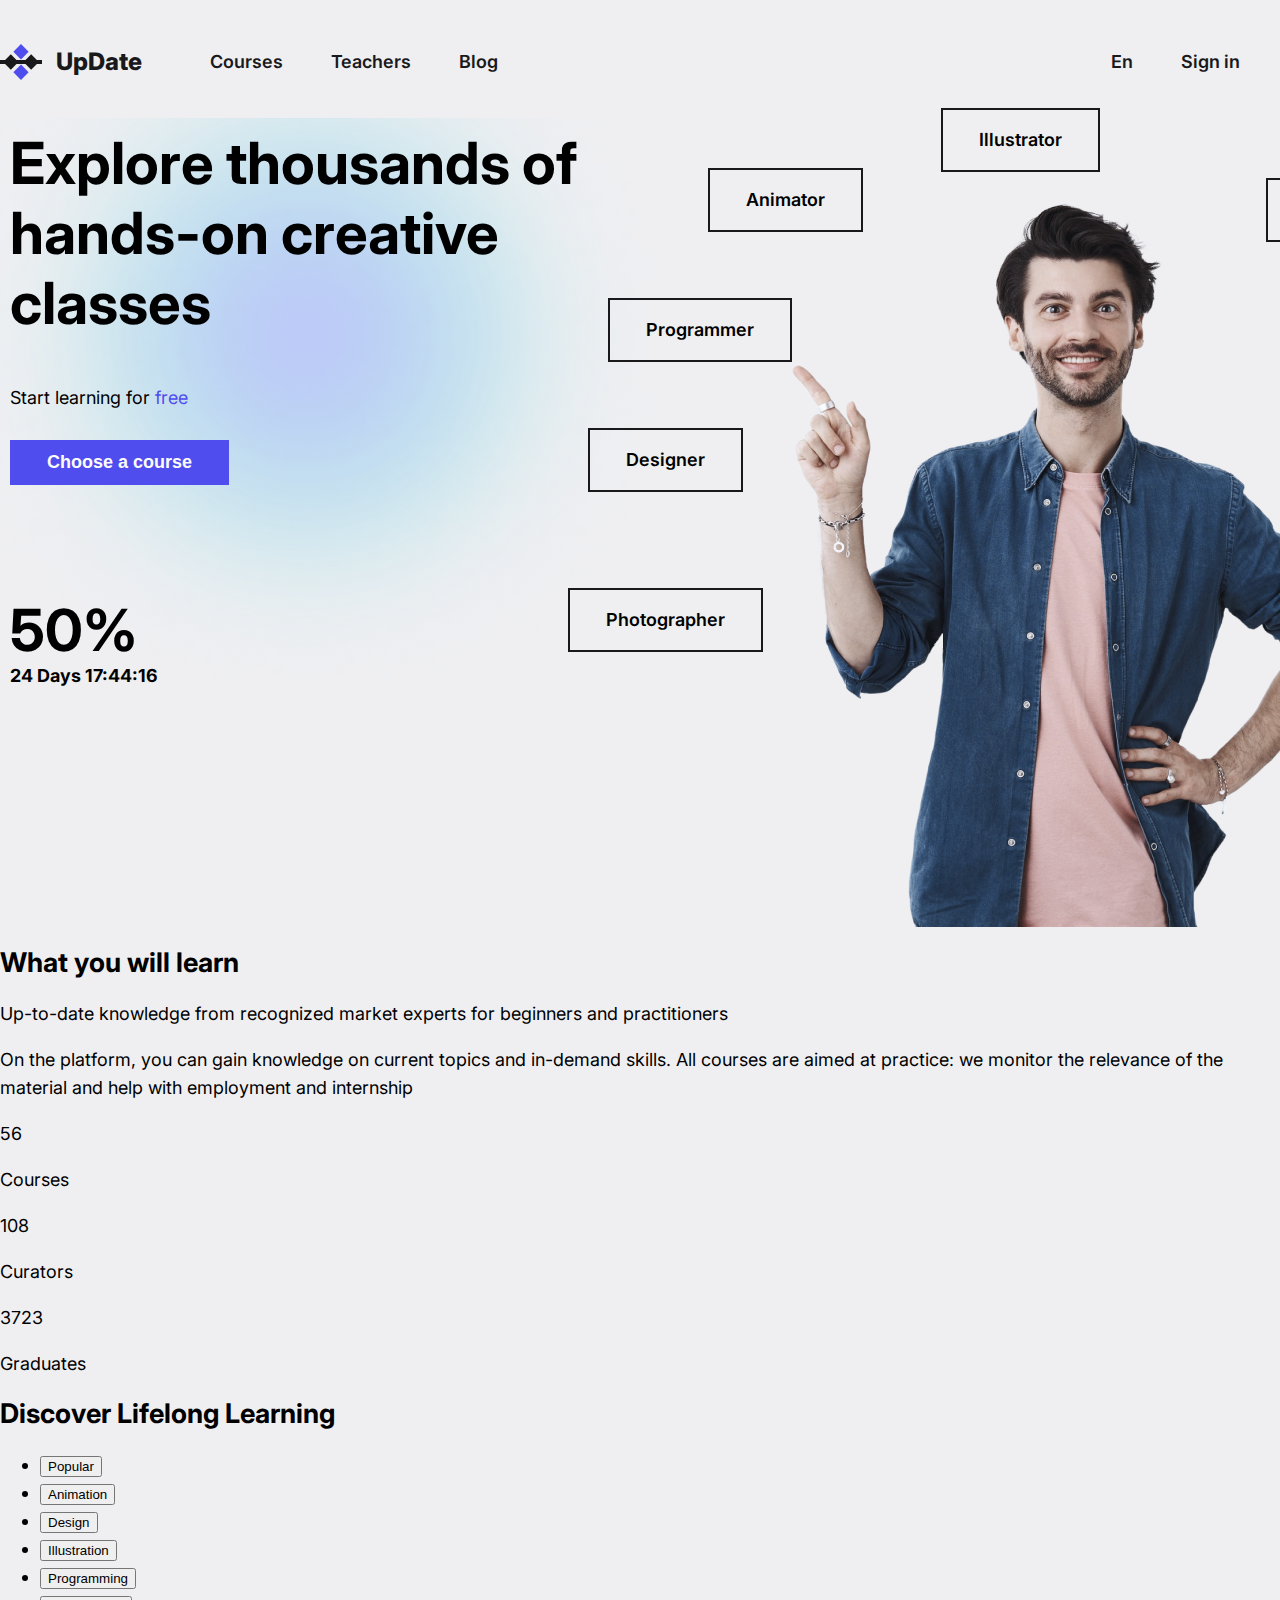
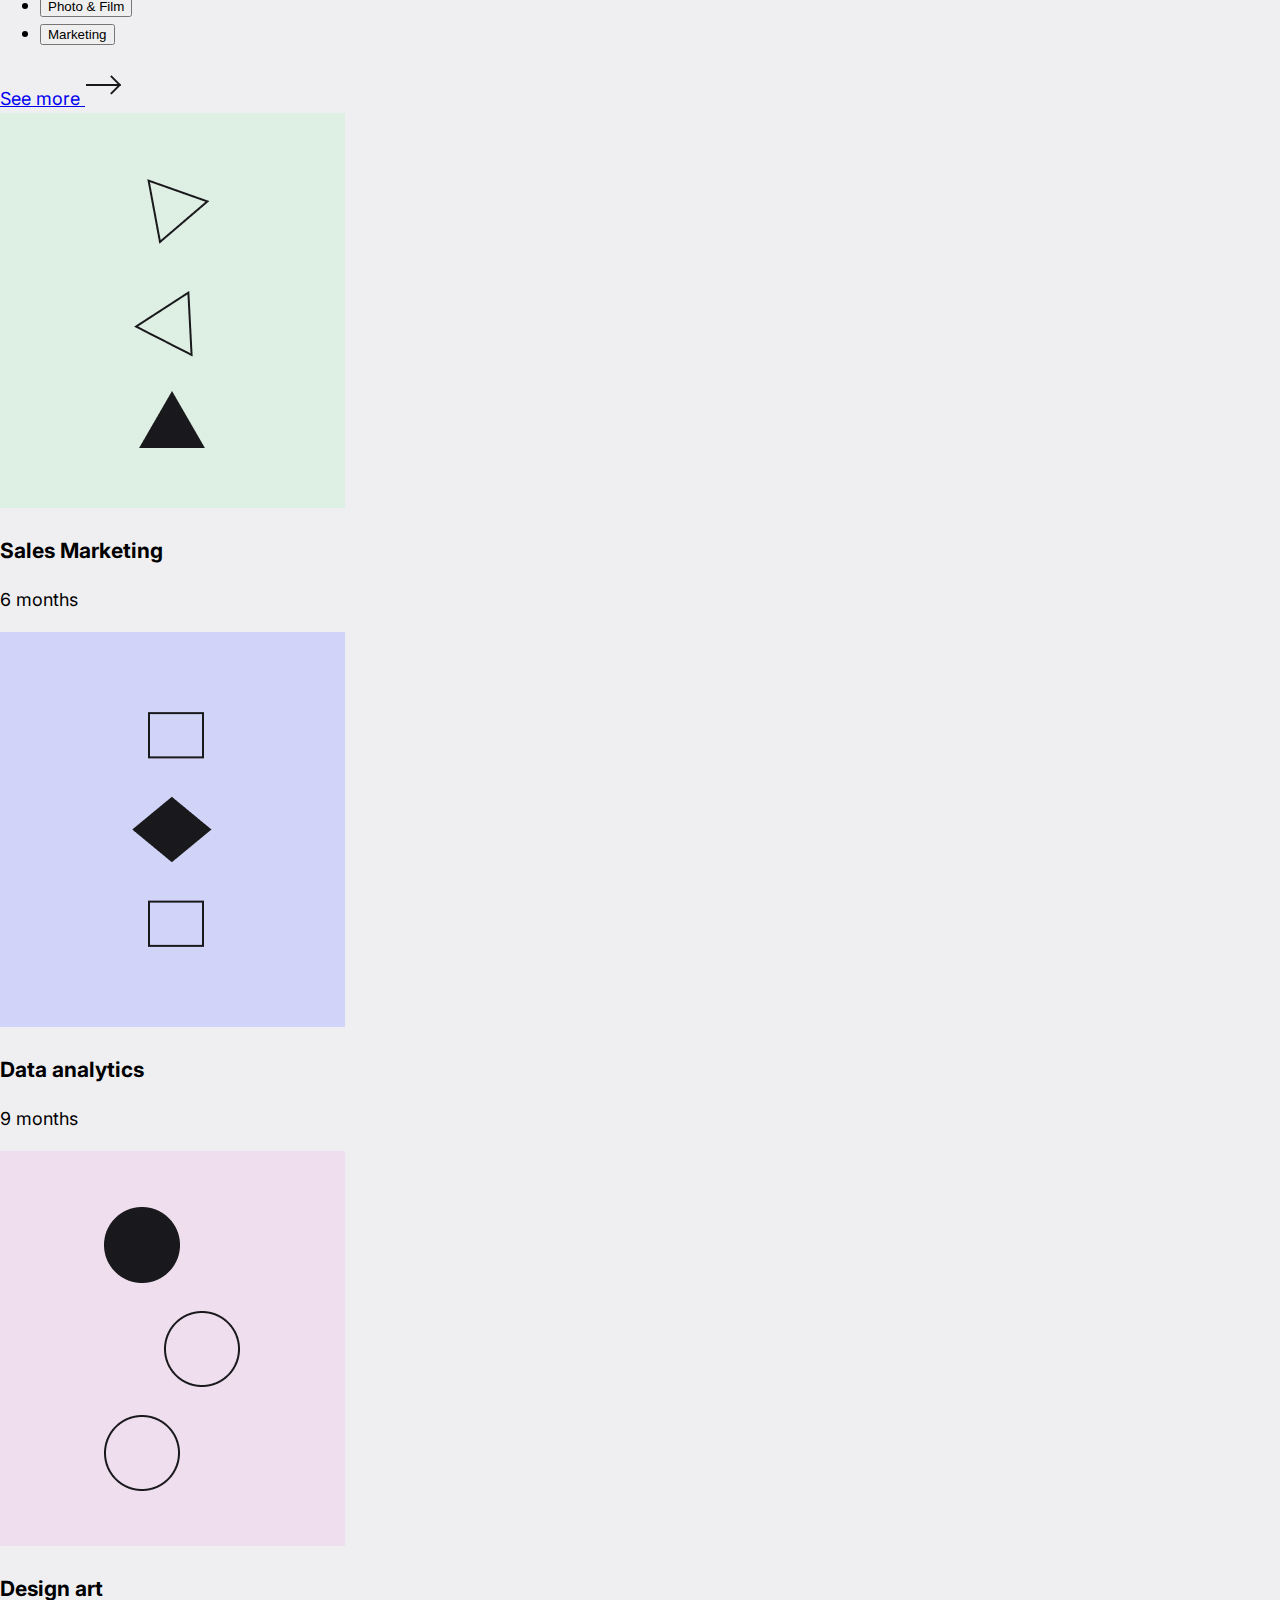
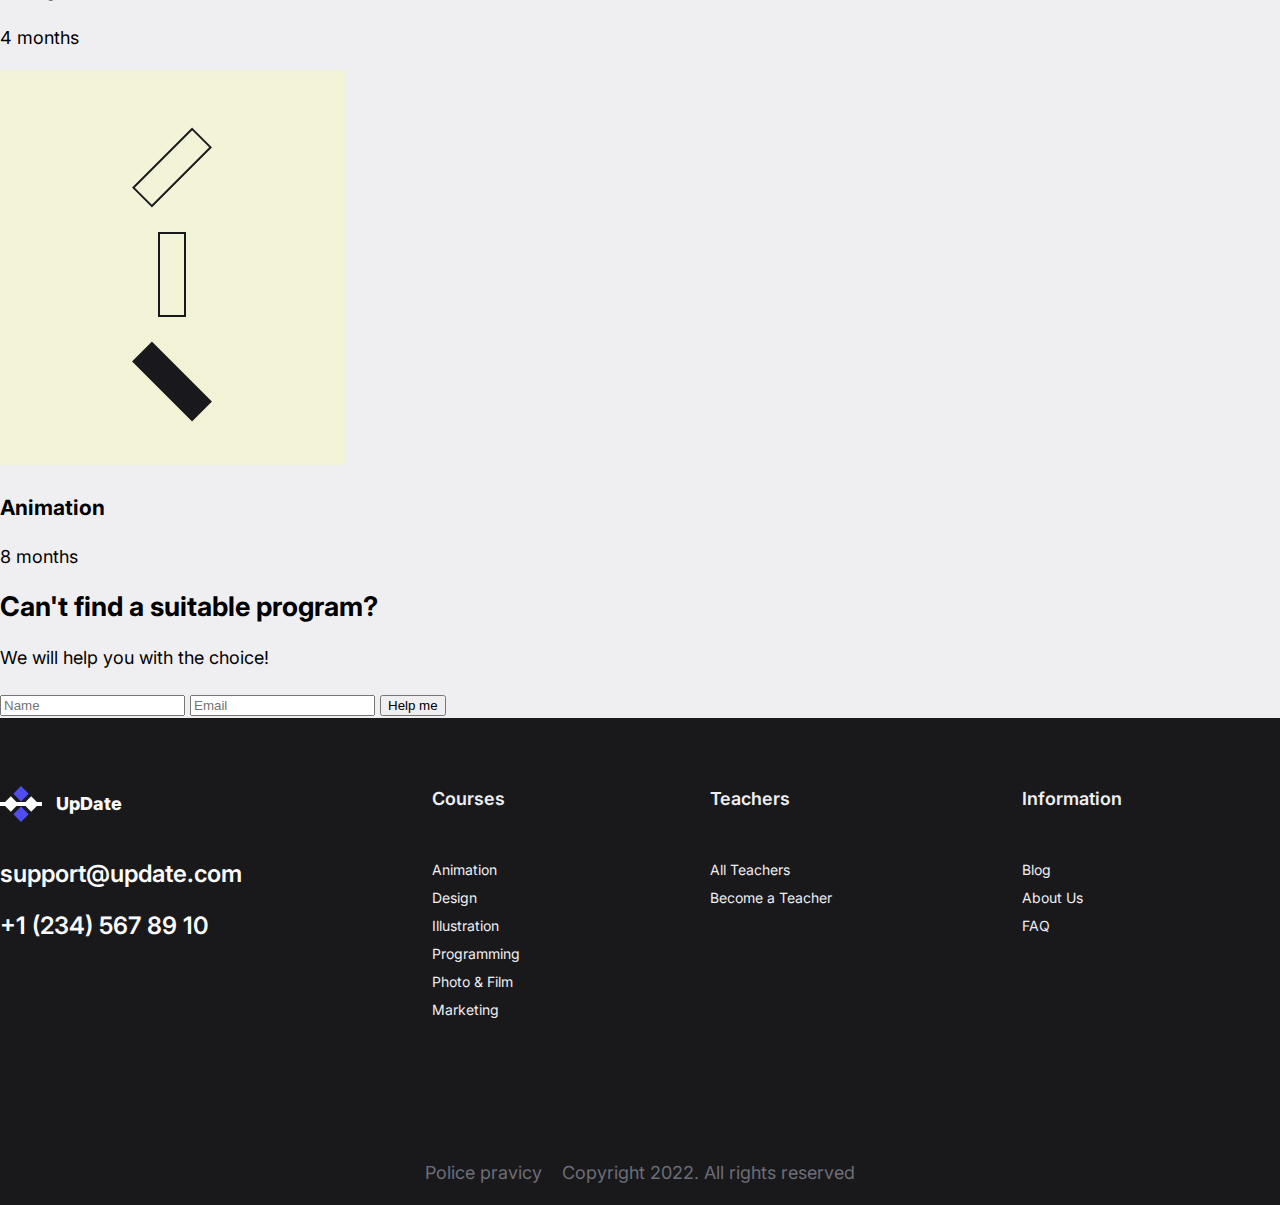
<file: index.html>
<!DOCTYPE html>
<html lang="en">
<head>
    <meta charset="UTF-8">
    <meta name="viewport" content="width=device-width, initial-scale=1.0">
    <link rel="preconnect" href="https://fonts.googleapis.com">
    <link rel="preconnect" href="https://fonts.gstatic.com" crossorigin>
    <link href="https://fonts.googleapis.com/css2?family=Inter:wght@400;600;700&display=swap" rel="stylesheet">
    <link rel="stylesheet" href="style/all.css">
    <title>Document</title>
</head>
<body>
<header class="container header">
    <div class="header__box">
        <a href="index.html" class="logo">
            <img src="img/logo.svg" alt="Logo">
            UpDate
        </a>
        <nav class="nav">
            <ul class="nav__list">
                <li>
                    <a href="#" class="link">Courses</a>
                </li>
                <li>
                    <a href="#" class="link">Teachers</a>
                </li>
                <li>
                    <a href="#" class="link">Blog</a>
                </li>
            </ul>
        </nav>
    </div>
    <div class="btn__box">
        <a href="#" class="header__link">En</a>
        <a href="#" class="header__link">Sign in</a>
        <a href="#" class="header__btn">Trial free</a>
    </div>
</header>
<main>
    <section class="offer container">
        <div class="offer__holder">
            <h1 class="offer__title">
                Explore thousands of hands-on creative classes
            </h1>
            <p class="offer__description">
                Start learning for <a href="#" class="offer__description-link">free</a>
            </p>
            <button class="button">
                Choose a course
            </button>
            <p class="offer__sale">
                50%
            </p>
            <p class="offer__time">
                <time>
                    24 Days 17:44:16
                </time> 
            </p>
        </div>
        <ul class="offer__list">
            <li class="offer_marketer offer__item">
                Marketer
            </li>
            <li class="offer_illustrator offer__item">
                Illustrator
            </li>
            <li class="offer_animator offer__item">
                Animator
            </li>
            <li class="offer_programmer offer__item">
                Programmer
            </li>
            <li class="offer_designer offer__item">
                Designer
            </li>
            <li class="offer_photographer offer__item">
                Photographer
            </li>
        </ul>
    </section>
    <section class="learn">
        <div class="learn__text">
            <h2 class="learn__title">
                What you will learn
            </h2>
            <p class="learn__description">
                Up-to-date knowledge from recognized market experts for beginners and practitioners
            </p>
            <p class="learn__description">
                On the platform, you can gain knowledge on current topics and
    in-demand skills. All courses are aimed at practice: we monitor the relevance of the material and help with employment and internship
            </p>
        </div>
        <div class="learn__counters">
            <div class="learn__counter-item">
                <p class="learn__counter-number">
                    56
                </p>
                <p class="learn__counter-descript">
                    Courses
                </p>
            </div>
            <div class="learn__counter-item">
                <p class="learn__counter-number">
                    108
                </p>
                <p class="learn__counter-descript">
                    Curators
                </p>
            </div>
            <div class="learn__counter-item">
                <p class="learn__counter-number">
                    3723
                </p>
                <p class="learn__counter-descript">
                    Graduates
                </p>
            </div>
        </div>
    </section>
    <section class="discover">
        <h2 class="discover__title">
            Discover Lifelong Learning
        </h2>
        <ul class="discover__list">
            <li>
                <button class="discover__button">
                    Popular
                </button>
            </li>
            <li>
                <button class="discover__button">
                    Animation
                </button>
            </li>
            <li>
                <button class="discover__button">
                    Design
                </button>
            </li>
            <li>
                <button class="discover__button">
                    Illustration
                </button>
            </li>
            <li>
                <button class="discover__button">
                    Programming
                </button>
            </li>
            <li>
                <button class="discover__button">
                    Photo & Film
                </button>
            </li>
            <li>
                <button class="discover__button">
                    Marketing
                </button>
            </li>
        </ul>
        <a href="#">
            See more
            <img src="img/see_more_arrow.svg" alt="see more">
        </a>

        <div class="discover__cards">
            <article class="discover__card-item">
                <img src="img/card-img-1.jpg" alt="Sales Marketing">
                <h3 class="discover__card-title">
                    Sales Marketing
                </h3>
                <p class="discover__card-length">
                    6 months
                </p>
            </article>
            <article class="discover__card-item">
                <img src="img/card-img-2.jpg" alt="Data analytics">
                <h3 class="discover__card-title">
                    Data analytics
                </h3>
                <p class="discover__card-length">
                    9 months
                </p>
            </article>
            <article class="discover__card-item">
                <img src="img/card-img-3.jpg" alt="Design art">
                <h3 class="discover__card-title">
                    Design art
                </h3>
                <p class="discover__card-length">
                    4 months
                </p>
            </article>
            <article class="discover__card-item">
                <img src="img/card-img-4.jpg" alt="Animation ">
                <h3 class="discover__card-title">
                    Animation 
                </h3>
                <p class="discover__card-length">
                    8 months
                </p>
            </article>
        </div>
    </section>
    <section class="find-program">
        <div class="find-program__text">
            <h2 class="find-program__title">
                Can't find a suitable program?
            </h2>
            <p class="find-program__description">
                We will help you with the choice!
            </p>
        </div>
        <form action="https://fom.in.ua/echo" class="find-program__form">
            <input type="text" name="name" placeholder="Name" required>
            <input type="email" name="email" placeholder="Email" required>
            <button class="find-program__button">
                Help me
            </button>
        </form>
    </section>
</main> 
<footer class="footer">
    <div class="footer__container">
        <div class="footer__logo-box">
                <a href="index.html" class="logo-white">
                    <img src="img/footer-logo.svg" alt="Logo">
                    UpDate
                </a>
                <a href="mailto:support@update.com" class="footer__email">support@update.com</a>
                <a href="tel:12345678910" class="footer__tel">+1 (234) 567 89 10</a>
        </div>
        <div class="sitemap">
            <h6 class="sitemap__title">Courses</h6>
            <ul class="sitemap__list">
                <li>
                    <a href="#" class="sitemap__list-link">Animation</a>
                </li>
                <li>
                    <a href="#" class="sitemap__list-link">Design</a>
                </li>
                <li>
                    <a href="#" class="sitemap__list-link">Illustration</a>
                </li>
                <li>
                    <a href="#" class="sitemap__list-link">Programming</a>
                </li>
                <li>
                    <a href="#" class="sitemap__list-link">Photo & Film</a>
                </li>
                <li>
                    <a href="#" class="sitemap__list-link">Marketing</a>
                </li>
            </ul>
        </div>
        <div class="sitemap">
            <h6 class="sitemap__title">Teachers</h6>
            <ul class="sitemap__list">
                <li>
                    <a href="#" class="sitemap__list-link">All Teachers</a>
                </li>
                <li>
                    <a href="#" class="sitemap__list-link">Become a Teacher</a>
                </li>
            </ul>
        </div>
        <div class="sitemap">
            <h6 class="sitemap__title">Information</h6>
            <ul class="sitemap__list">
                <li>
                    <a href="#" class="sitemap__list-link">Blog</a>
                </li>
                <li>
                    <a href="#" class="sitemap__list-link">About Us</a>
                </li>
                <li>
                    <a href="#" class="sitemap__list-link">FAQ</a>
                </li>
            </ul>
        </div>
        <div class="sitemap">
            <h6 class="sitemap__title">En</h6>
            <ul class="sitemap__list">
                <li>
                    <a href="#" class="sitemap__list-link">English</a>
                </li>
                <li>
                    <a href="#" class="sitemap__list-link">French</a>
                </li>
                <li>
                    <a href="#" class="sitemap__list-link">Russian</a>
                </li>
            </ul>
        </div>
    </div>
    <div class="copyright__container">
        
            <a href="#" class="copyright__link">
                Police pravicy
            </a>
    
            <p class="copyright__text">
                Copyright 2022. All rights reserved
            </p>
            
        
    </div>
</footer>   
</body>
</html>
</file>
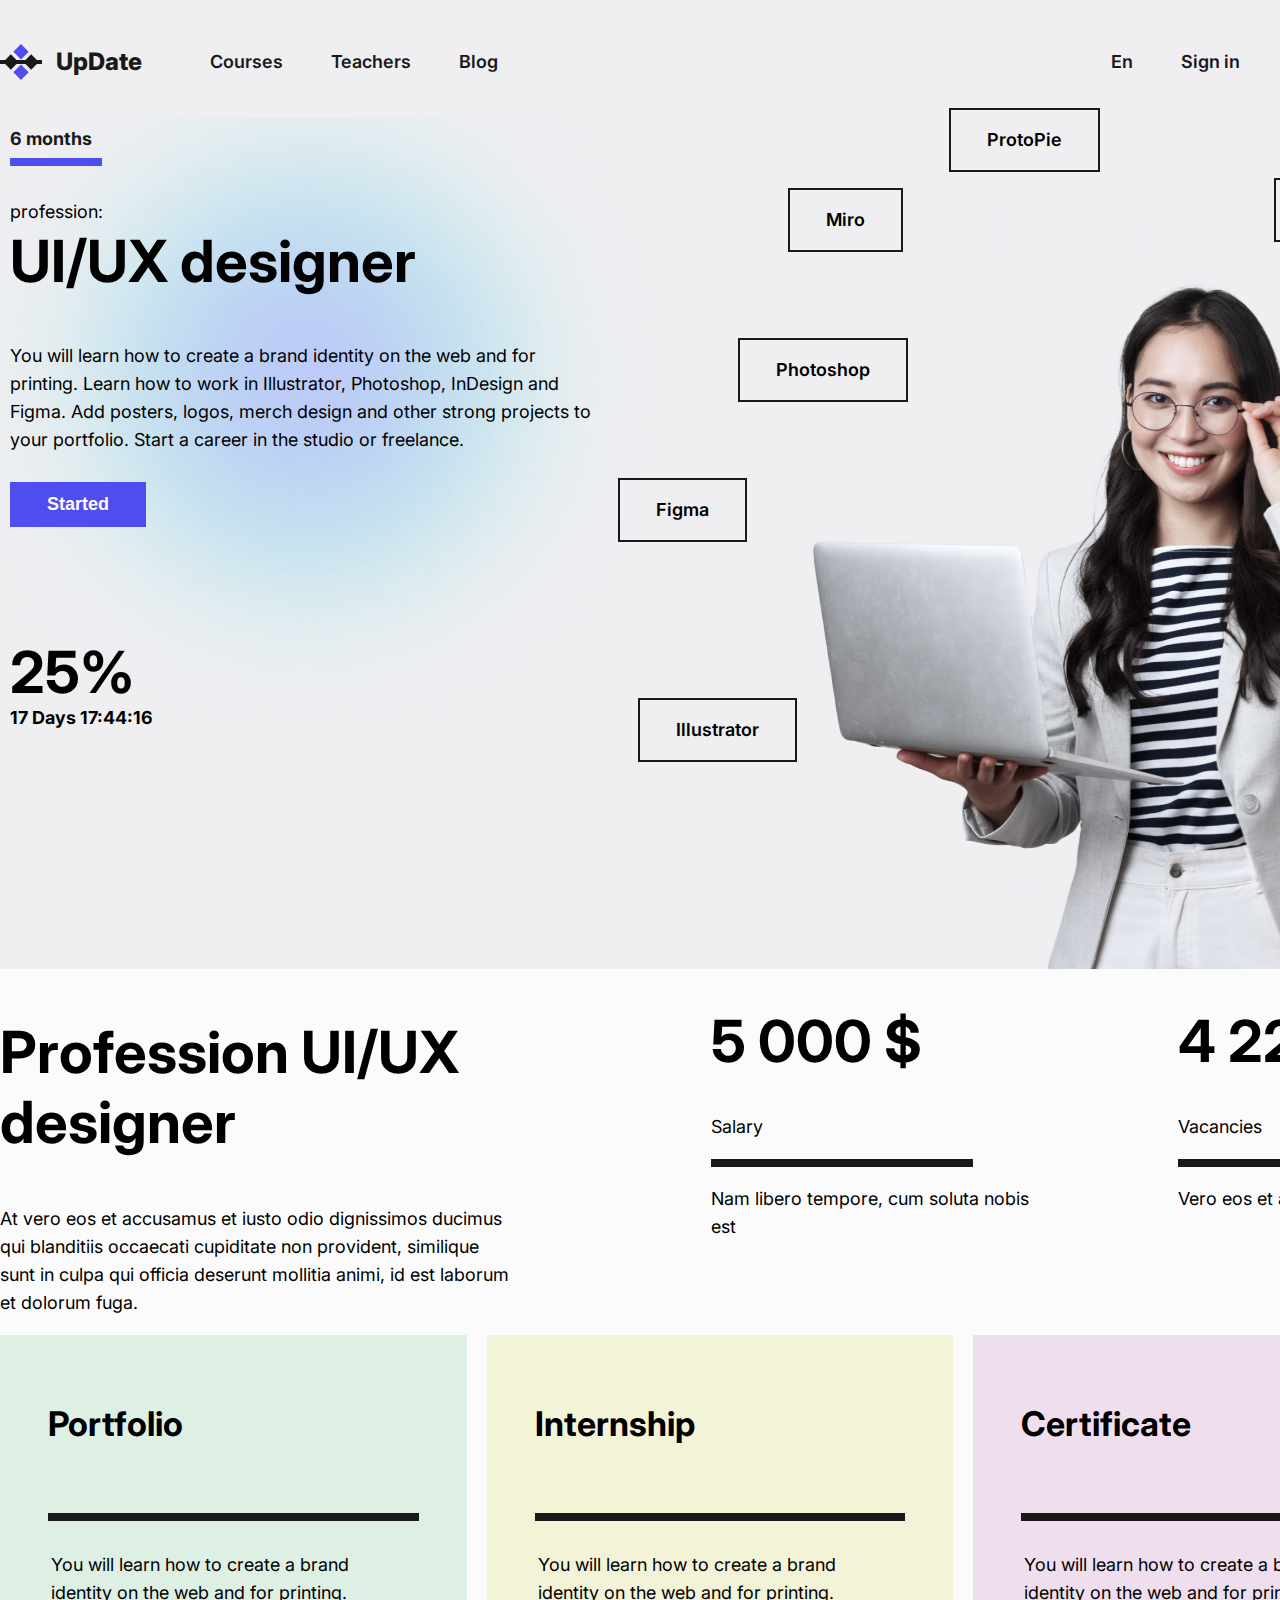
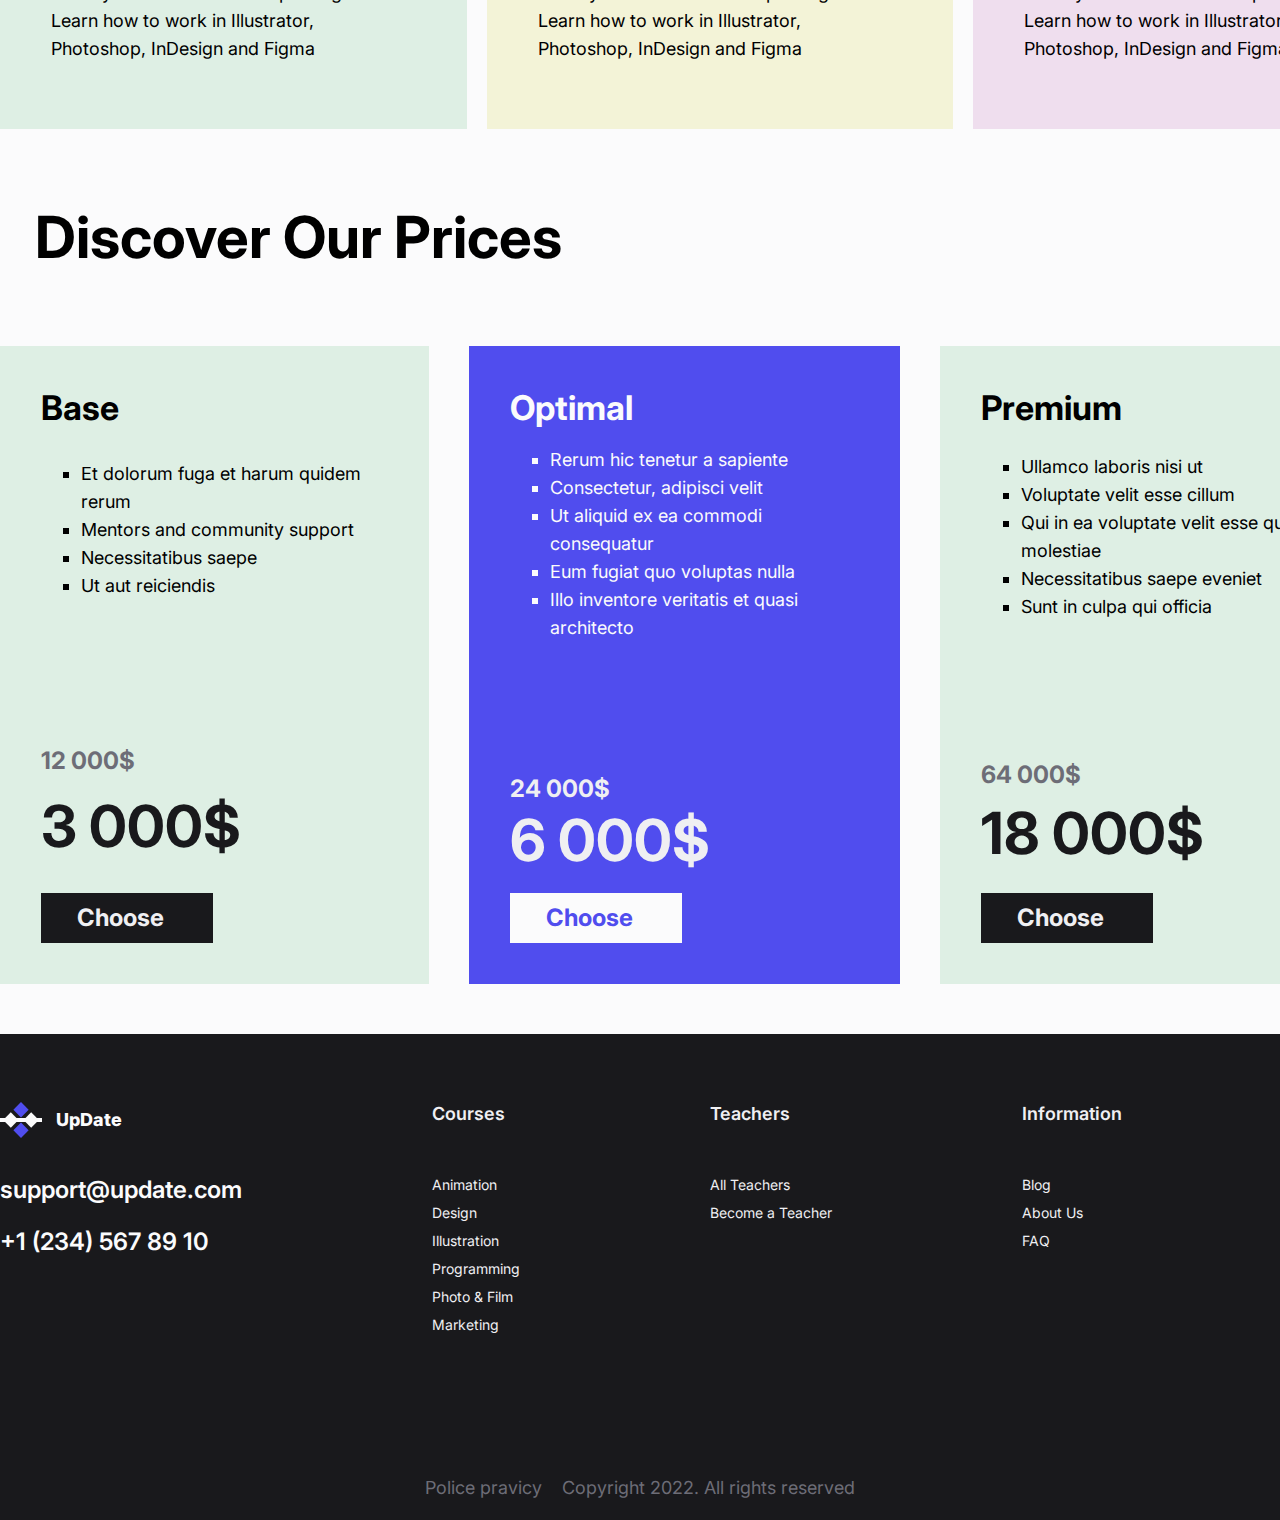
<file: page.html>
<!DOCTYPE html>
<html lang="en">
<head>
    <meta charset="UTF-8">
    <meta name="viewport" content="width=device-width, initial-scale=1.0">
    <link rel="preconnect" href="https://fonts.googleapis.com">
    <link rel="preconnect" href="https://fonts.gstatic.com" crossorigin>
    <link href="https://fonts.googleapis.com/css2?family=Inter:wght@400;600;700&display=swap" rel="stylesheet">
    <link rel="stylesheet" href="style/all.css">
    <title>Document</title>
</head>
<body>
<header class="container header">
    <div class="header__box">
        <a href="index.html" class="logo">
            <img src="img/logo.svg" alt="Логотип компанії UpDate">
            UpDate
        </a>
        <nav class="nav">
            <ul class="nav__list">
                <li>
                    <a class="link" href="#">Courses</a>
                </li>
                <li>
                    <a class="link" href="#">Teachers</a>
                </li>
                <li>
                    <a class="link" href="#">Blog</a>
                </li>
            </ul>
        </nav>
    </div>
    
    <div class="btn__box">
        <a class="header__link" href="#">En</a>
        <a class="header__link" href="#">Sign in</a>
        <a class="header__btn" href="#">Trial free</a>
    </div>
</header>
<main>
    <section class="offer2 container">
        <div class="offer__holder">
            <div class="offer__holder-text1">6 months</div>
            <div class="offer__holder-line"></div>
            <div class="offer__holder-text2">profession:</div>
            <h1 class="offer__title">
                UI/UX designer
            </h1>
            <p class="offer__description">
                You will learn how to create a brand identity on the web and for printing. Learn how to work in Illustrator, Photoshop, InDesign and Figma.
    Add posters, logos, merch design and other strong projects to your portfolio. Start a career in the studio or freelance.
            </p>
            <button class="button">
                Started
            </button>
            <div class="offer__sale">
                25%
            </div>
            <div class="offer__time">
                <time>
                    17 Days 17:44:16
                </time> 
            </div>
        </div>
        

        <ul class="offer__list">
            <li class="offer__invision offer__item">
                InVision
            </li>
            <li class="offer__photopie offer__item">
                ProtoPie
            </li>
            <li class="offer__miro offer__item">
                Miro
            </li>
            <li class="offer__photoshop offer__item">
                Photoshop
            </li>
            <li class="offer__figma offer__item">
                Figma
            </li>
            <li class="offer__illustr offer__item">
                Illustrator
            </li>
        </ul>
    </section>
    <section class="salary ">
        <div class="salary__holder">
            <div class="salary__text ">
                <h2 class="salary__title">
                    Profession UI/UX designer
                </h2>
                <p class="salary__description">
                    At vero eos et accusamus et iusto odio dignissimos ducimus qui blanditiis  occaecati cupiditate non provident, similique sunt in culpa qui officia deserunt mollitia animi, id est laborum et dolorum fuga.
                </p>
            </div>
            <div class="salary__counters">
                <div class="salary__counter-item">
                    <p class="salary__counter-number">
                        5 000 $
                    </p>
                    <p class="salary__counter-text">
                        Salary
                    </p>
                    <div class="salary__counter-line"></div>
                    <p class="salary__counter-description">
                        Nam libero tempore, cum soluta nobis est
                    </p>
                </div>
                <div class="salary__counter-item">
                    <p class="salary__counter-number">
                        4 225
                    </p>
                    <p class="salary__counter-text">
                        Vacancies
                    </p>
                    <div class="salary__counter-line"></div>
                    <p class="salary__counter-description">
                        Vero eos et accusamus
                    </p>
                </div>
            </div>
        </div>
    </section>
    <section class="blocks">
        <div class="blocks blocks__holder">
            <div class="block__item1">
                <h3 class="block__item-title">
                    Portfolio
                </h3>
                <div class="block__item-line"></div>
                <p class="block__item-description">
                    You will learn how to create a brand identity on the web and for printing. Learn how to work in Illustrator, Photoshop, InDesign and Figma
                </p>
            </div>
            <div class="block__item2">
                <h3 class="block__item-title">
                    Internship
                </h3>
                <div class="block__item-line"></div>
                <p class="block__item-description">
                    You will learn how to create a brand identity on the web and for printing. Learn how to work in Illustrator, Photoshop, InDesign and Figma
                </p>
            </div>
            <div class="block__item3">
                <h3 class="block__item-title">
                    Certificate
                </h3>
                <div class="block__item-line"></div>
                <p class="block__item-description">
                    You will learn how to create a brand identity on the web and for printing. Learn how to work in Illustrator, Photoshop, InDesign and Figma
                </p>
            </div>
        </div>
    </section>
    <section class="prices">
        
    <h2 class="prices__title">
        Discover Our Prices
    </h2>
        <div class="prices__holder">
            <div class="prices prices__holder">
                
                <div class="prices__item1">
                    <h3 class="prices__item-title">
                        Base
                    </h3>
                    <ul class="prices__item-description">
                        <li class="prices__item-list">
                            Et dolorum fuga et harum quidem rerum
                        </li>
                        <li class="prices__item-list">
                            Mentors and community support
                        </li>
                        <li class="prices__item-list">
                            Necessitatibus saepe
                        </li>
                        <li class="prices__item-list">
                            Ut aut reiciendis
                        </li>
                    </ul>
                    <p class="prices__item-old-price">
                        12 000$
                    </p>
                    <p class="prices__item-price">
                        3 000$
                    </p>
                    <a href="#" class="prices__item-black">Choose</a>

                </div>
                <div class="prices__item2">
                    <h3 class="prices__item-title">
                        Optimal
                    </h3>
                    <ul class="prices__item-description">
                        <li class="prices__item-list">
                            Rerum hic tenetur a sapiente
                        </li>
                        <li class="prices__item-list">
                            Consectetur, adipisci velit
                        </li>
                        <li class="prices__item-list">
                            Ut aliquid ex ea commodi consequatur
                        </li>
                        <li class="prices__item-list">
                            Eum fugiat quo voluptas nulla
                        </li>
                        <li class="prices__item-list">
                            Illo inventore veritatis et quasi architecto
                        </li>
                    </ul>
                    <p class="prices__item-old-price-white">
                        24 000$
                    </p>
                    <p class="prices__item-price-white">
                        6 000$
                    </p>
                    <a href="#" class="prices__item-white">Choose</a>

                </div>
                <div class="prices__item3">
                    <h3 class="prices__item-title">
                        Premium
                    </h3>
                    <ul class="prices__item-description">
                        <li class="prices__item-list">
                            Ullamco laboris nisi ut
                        </li>
                        <li class="prices__item-list">
                            Voluptate velit esse cillum
                        </li>
                        <li class="prices__item-list">
                            Qui in ea voluptate velit esse quam nihil molestiae
                        </li>
                        <li class="prices__item-list">
                            Necessitatibus saepe eveniet
                        </li>
                        <li class="prices__item-list">
                            Sunt in culpa qui officia
                        </li>
                    </ul>
                    <p class="prices__item-old-price">
                        64 000$
                    </p>
                    <p class="prices__item-price">
                        18 000$
                    </p>
                    <a href="#" class="prices__item-black">Choose</a>

                </div>
            </div>
        </div>
    </section>
</main> 
<footer class="footer">
    <div class="footer__container">
        <div class="footer__logo-box">
                <a href="index.html" class="logo-white">
                    <img src="img/footer-logo.svg" alt="Логотип компанії UpDate">
                    UpDate
                </a>
                <a href="mailto:support@update.com" class="footer__email">support@update.com</a>
                <a href="tel:12345678910" class="footer__tel">+1 (234) 567 89 10</a>
        </div>
        
        
        <div class="sitemap">
            <h6 class="sitemap__title">Courses</h6>
            <ul class="sitemap__list">
                <li>
                    <a href="#" class="sitemap__list-link">Animation</a>
                </li>
                <li>
                    <a href="#" class="sitemap__list-link">Design</a>
                </li>
                <li>
                    <a href="#" class="sitemap__list-link">Illustration</a>
                </li>
                <li>
                    <a href="#" class="sitemap__list-link">Programming</a>
                </li>
                <li>
                    <a href="#" class="sitemap__list-link">Photo & Film</a>
                </li>
                <li>
                    <a href="#" class="sitemap__list-link">Marketing</a>
                </li>
            </ul>
        </div>
        <div class="sitemap">
            <h6 class="sitemap__title">Teachers</h6>
            <ul class="sitemap__list">
                <li>
                    <a href="#" class="sitemap__list-link">All Teachers</a>
                </li>
                <li>
                    <a href="#" class="sitemap__list-link">Become a Teacher</a>
                </li>
            </ul>
        </div>
        
        <div class="sitemap">
            <h6 class="sitemap__title">Information</h6>
            <ul class="sitemap__list">
                <li>
                    <a href="#" class="sitemap__list-link">Blog</a>
                </li>
                <li>
                    <a href="#" class="sitemap__list-link">About Us</a>
                </li>
                <li>
                    <a href="#" class="sitemap__list-link">FAQ</a>
                </li>
            </ul>
        </div>
        <div class="sitemap">
            <h6 class="sitemap__title">En</h6>
            <ul class="sitemap__list">
                <li>
                    <a href="#" class="sitemap__list-link">English</a>
                </li>
                <li>
                    <a href="#" class="sitemap__list-link">French</a>
                </li>
                <li>
                    <a href="#" class="sitemap__list-link">Russian</a>
                </li>
            </ul>
        </div>
        
    </div>
    <div class="copyright__container">
        
            <a href="#" class="copyright__link">
                Police pravicy
            </a>
    
            <p class="copyright__text">
                Copyright 2022. All rights reserved
            </p>
            
        
    </div>
</footer>   
</body>
</html>
</file>
<file: style/all.css>
body {
    background: #EFEFF2;
    margin: 0;
    font: 400 18px/28px Inter, sans-serif;
}
.container {
    margin: 0 auto;
    
}

.header {
    display: flex;
    flex-wrap: wrap;
    padding: 36px 0 0;
    justify-content: space-between;
    padding-bottom: 30px;
}
.header__box {
    display: flex;
    flex-wrap: wrap;
    align-items: center;
    gap: 68px;
}
.btn__box {
    display: flex;
    gap: 48px;
    align-items: center;
}
.nav__list {
    display: flex;
    list-style: none;
    gap: 48px;
    padding: 0;
    margin: 0;
    font-size: 18px;
    line-height: 22px;
    font-weight: 600;
}
.link {
    color: #19191C;
    text-decoration: none;

}
.logo {
    font-weight: 800;
    font-size: 24px;
    line-height: 30px;
    display: flex;
    align-items: center;
    gap: 14px;
    color:#19191C;
    text-decoration: none;
}
.header__link {
    font-size: 18px;
    line-height: 22px;
    font-weight: 600;
    color: #19191C;
    text-decoration: none;
} 
.header__btn {
    background: #19191C;
    color: #EFEFF2;
    padding: 12px 37px;
    text-decoration: none;
    font-weight: 700;
}

.offer__holder {
    padding: 10px;
    background: url(../img/ellipse-20.png) 100% 100% no-repeat;
}


.offer__holder-text1 {
    font-size: 18px;
    font-weight: 700;
    line-height: 22px;
    color: #19191C;
    margin-bottom: 8px;
}
.offer__holder-line {
    width: 84px;
    border: 4px solid #504DEE;
    margin-bottom: 32px;
    
}
.offer__holder-text2 {
    font-size: 18px;
    font-weight: 400;
    line-height: 28px;
    margin: 0;
}

.offer__title {
    font-size: 58px;
    font-weight: 700;
    line-height: 70px;
    margin: 0;
}
.offer__description {
    width: 90%;
    font-size: 18px;
    font-weight: 400;
    line-height: 28px;
    padding-top: 28px;
}
.offer__description-link {
    font-size: 18px;
    font-weight: 400;
    line-height: 22px;
    color: #504DEE;
    text-decoration: none;
}
.button {
    background: #504DEE;
    color: #FBFBFC;
    padding: 12px 37px;
    font-weight: 700;
    border: 0px;
    margin-top: 10px;
    margin-bottom: 110px;
    font-size: 18px;
}

.offer__sale {
    font-size: 58px;
    font-weight: 700;
    line-height: 70px;
    margin: 0;
}
.offer__time {
    font-size: 18px;
    font-weight: 700;
    line-height: 22px;
    margin: 0;
}


.salary {
    background: #FBFBFC;
    margin: 0;
}
.salary__holder {
    /*width: 1440px;*/
    
}

.salary__counter-number {
    font-size: 58px;
    font-weight: 700;
}
.salary__counter-text {
    font-size: 18px;
    font-weight: 400;
}

.salary__title { 
    font-size: 58px;
    font-weight: 700;
    line-height: 70px;
}
.salary__counter-line {
    width: 254px;
    border: 4px solid #19191C;
}
.salary__description {
    font-size: 18px;
    font-weight: 400;
    line-height: 28px;
    max-width: 90%;
}

.blocks {
    background: #FBFBFC;
    margin: 0 auto;
    /*width: 1440px;*/
}

.block__item1 {
    background: #DEEFE4;
}
.block__item2 {
    background: #F3F3D7;
}
.block__item3 {
    background: #EFDEEE;
}
.block__item-title {
    margin: 68px 48px;
    font-weight: 700;
    font-size: 34px;
    line-height: 42px;
}
.block__item-line {
    
    border: 4px solid #19191C;
    margin: 0 48px;
}
.block__item-description {
    font-weight: 400;
    font-size: 18px;
    line-height: 28px;
    padding: 12px 68px 48px 51px;

}

.prices {
    padding-top: 25px;
    padding-bottom: 25px;
}

.prices__title {
    font-weight: 700;
    font-size: 58px;
    line-height: 70px;
    padding-left: 35px;
}

.prices__item1 {
    background: #DEEFE4;
    padding:41px 41px;
    flex-direction: column;
    display: flex;
    justify-content: space-between;
    
}
.prices__item2 {
    background: #504DEE;
    padding:41px 41px;
    color: #FBFBFC;
    flex-direction: column;
    display: flex;
    justify-content: space-between;    
    
}
.prices__item3 {
    background: #DEEFE4;
    padding:41px 41px;
    flex-direction: column;
    display: flex;
    justify-content: space-between; 
}
.prices__item-title {
    font-weight: 700;
    font-size: 34px;
    line-height: 41px;
    margin: 0;
}
.prices__item-description {
    padding-bottom: 116px;
}
.prices__item-list {
    font-weight: 400;
    font-size: 18px;
    line-height: 28px;
    list-style-type: square;
    margin: 0;
}
.prices__item-old-price {
    font-weight: 700;
    font-size: 24px;
    line-height: 26px;
    color: #6D6D77;
    margin: 0;
    padding-bottom: 3px;
}
.prices__item-old-price-white {
    font-weight: 700;
    font-size: 24px;
    line-height: 26px;
    color: #EFEFF2;
    margin: 0;
    padding-bottom: 3px;
    
}
.prices__item-price {
    font-weight: 700;
    font-size: 58px;
    line-height: 70px;
    color: #19191C;
    margin: 0;
    padding-bottom: 18px;
    
}
.prices__item-price-white {
    font-weight: 700;
    font-size: 58px;
    line-height: 70px;
    color: #EFEFF2;
    margin: 0;
    padding-bottom: 18px;
}

.prices__item-black {
    background: #19191C;
    color: #EFEFF2;
    padding: 12px 36px;
    text-decoration: none;
    font-weight: 700;
    font-size: 24px;
    line-height: 26px;
    width: 100px;
    
    
}
.prices__item-white {
    background: #FBFBFC;
    color: #504DEE;
    padding: 12px 36px;
    text-decoration: none;
    font-weight: 700;
    font-size: 24px;
    line-height: 26px;
    width: 100px;
}

.footer {
    background: #19191C;
}
.footer__container {
    margin: 0 auto;
    
    
}
.logo-white {
    font-weight: 800;
    font-size: 18px;
    line-height: 22px;
    display: flex;
    justify-content: left;
    align-items: center;
    gap: 14px;
    color:#FBFBFC;
    text-decoration: none;
    padding-bottom: 26px;
    
}
.footer__email {
    display: flex;
    justify-content: left;
    font-weight: 600;
    font-size: 24px;
    line-height: 52px;
    color:#FBFBFC;
    text-decoration: none;
    
}
.footer__tel {
    justify-content: left;
    font-weight: 600;
    font-size: 24px;
    line-height: 52px;
    color:#FBFBFC;
    text-decoration: none;
}

.footer__logo-box {
    padding-top: 68px;
    font-weight: 800;
    font-size: 18px;
    line-height: 22px;
    color:#FBFBFC;
    text-decoration: none;
    
}


.sitemap {
    padding-top: 25px;
    padding-bottom: 100px;
}
.sitemap__title {
    font-size: 18px;
    font-weight: 600;
    line-height: 28px;
    color: #EFEFF2;
    text-decoration: none;
}
.sitemap__list {
    list-style: none;
    padding-left: 0px;
    
    
}
.sitemap__list-link {
    font-size: 14px;
    font-weight: 400;
    line-height: 12px;
    color: #EFEFF2;
    text-decoration: none;
    
}
.copyright {
    /*width: 1440px;*/

}
.copyright__container {
    
    
}

.copyright__link {
    color: #6D6D77;
    text-decoration: none;
    margin-right: 20px;
}
.copyright__text {
    color: #6D6D77;
    
}    
@media screen and (min-width: 1023px) {
    .container {
        width: 1440px;
    }
    
    .offer__holder {
        width: 648px;
        background: url(../img/ellipse-20.png) 100% 100% no-repeat;
    }
    
    .offer {
        display: flex;
        flex-wrap: wrap;
        justify-content: space-between;
        align-items: flex-start;
        padding-bottom: 230px;
        background: url(../img/smiling-man.png) 100% 100% no-repeat;
    }
    .offer2 {
        display: flex;
        justify-content: space-between;
        align-items: flex-start;
        padding-bottom: 230px;
        background: url(../img/businesswoman.png) 130% 100% no-repeat;
    }
    .offer__list {
        list-style: none;
        padding: 0;
        margin: 0;
        flex-grow: 1;
        position: relative;
    }
    
    .offer_marketer {
        top: 60px;
        right: 20px;
    }
    .offer_illustrator {
        top: -10px;
        right: 340px;
    }
    .offer_animator {
        top: 50px;
        left: 40px;
    }
    .offer_programmer {
        top: 180px;
        left: -60px;
    }
    
    .offer_designer {
        top: 310px;
        left: -80px;
    }
    .offer_photographer {
        top: 470px;
        left: -100px;
    }
    
    
    .offer__invision {
        top: 60px;
        right: 20px;
    }
    .offer__photopie {
        top: -10px;
        right: 340px;
    }
    .offer__miro {
        top: 70px;
        left: 120px;
    }
    .offer__photoshop {
        top: 220px;
        left: 70px;
    }
    
    .offer__figma {
        top: 360px;
        left: -50px;
    }
    .offer__illustr {
        top: 580px;
        left: -30px;
    }
    
    .offer__item {
        position: absolute;
        border: 2px solid #19191C;
        padding: 16px 36px;
        font-weight: 600;
        font-size: 18px;
        line-height: 28px;
    }
    .salary__holder {
        width: 1440px;
        display: flex;
        gap: 141px; 
        margin: 0 auto;
        
    }
    .salary__text {
         width: 588px;
    }
    .salary__counters {
        display: flex;
        gap: 141px;
    
    }
    .blocks__holder {
        width: 1440px;
        display: flex;
        gap: 20px; 
    }
    .prices {
        
        background: #FBFBFC;
        margin: 0 auto;
        
    }
    .prices__holder {
        width: 1440px;
        display: flex;
        margin: 0 auto;
        gap: 40px;
        justify-content: space-between;
    }
    .footer__container {
        width: 1440px;
        margin: 0 auto;
        display: flex;
        justify-content: left;
        gap: 190px;
    }
    .copyright {
        width: 1440px;
    
    }
    .copyright__container {
        display: flex;
        justify-content: center; 
        align-items: center;
    }
    
}
</file>
